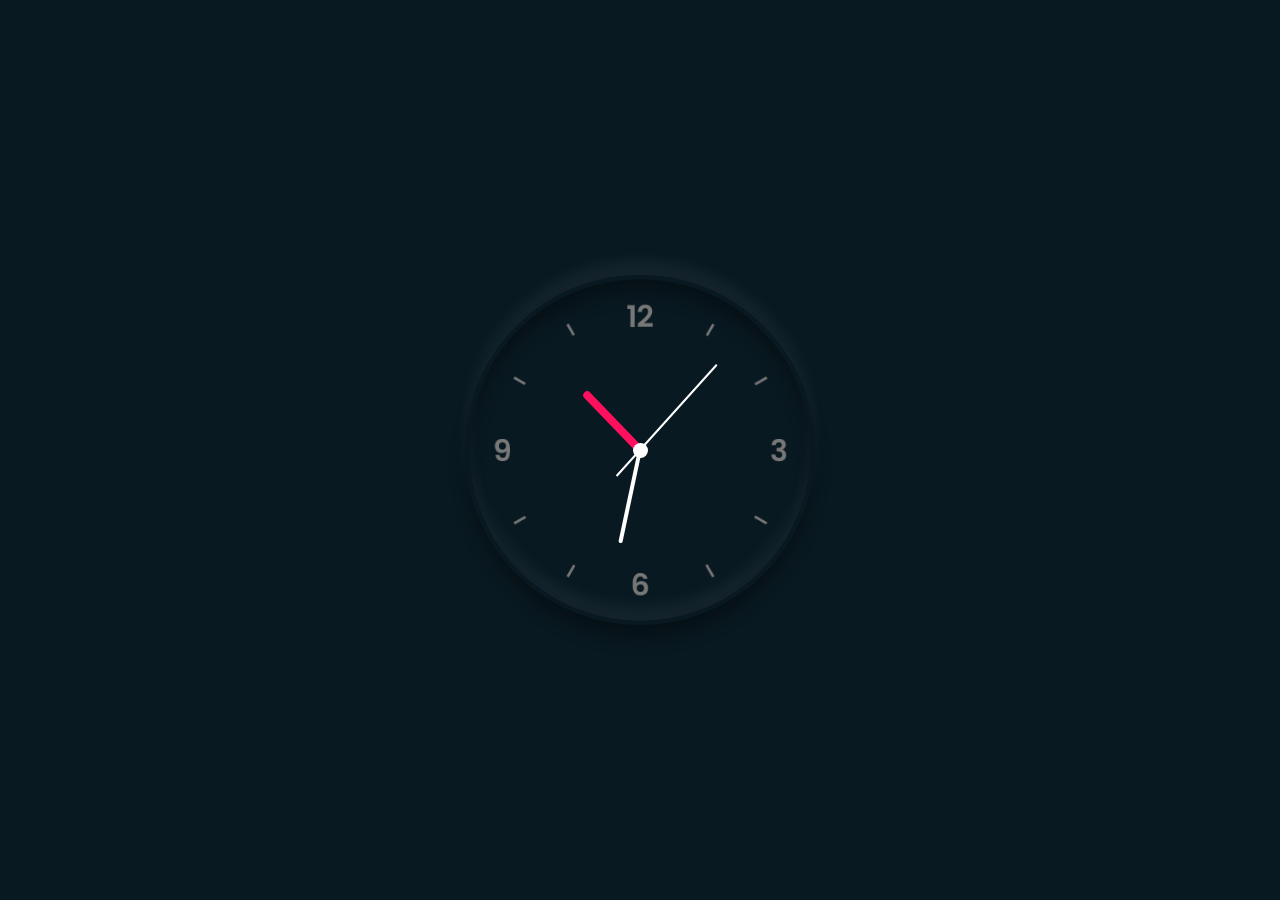
<file: index.html>
<!DOCTYPE html>
<html lang="en">
<head>
    <meta charset="UTF-8">
    <meta http-equiv="X-UA-Compatible" content="IE=edge">
    <meta name="viewport" content="width=device-width, initial-scale=1.0">
    <link rel="stylesheet" href="style5.css">
    <title>Clock</title>
</head>
<body>
    <div class="clock">
        <div class="hour">
            <div class="hr" id="hr"></div>
        </div>
        <div class="min">
            <div class="mn" id="mn"></div>
        </div>
        <div class="sec">
            <div class="sc" id="sc"></div>
        </div>
    </div>
    <script src="clock.js"></script>
</body>
</html>
</file>
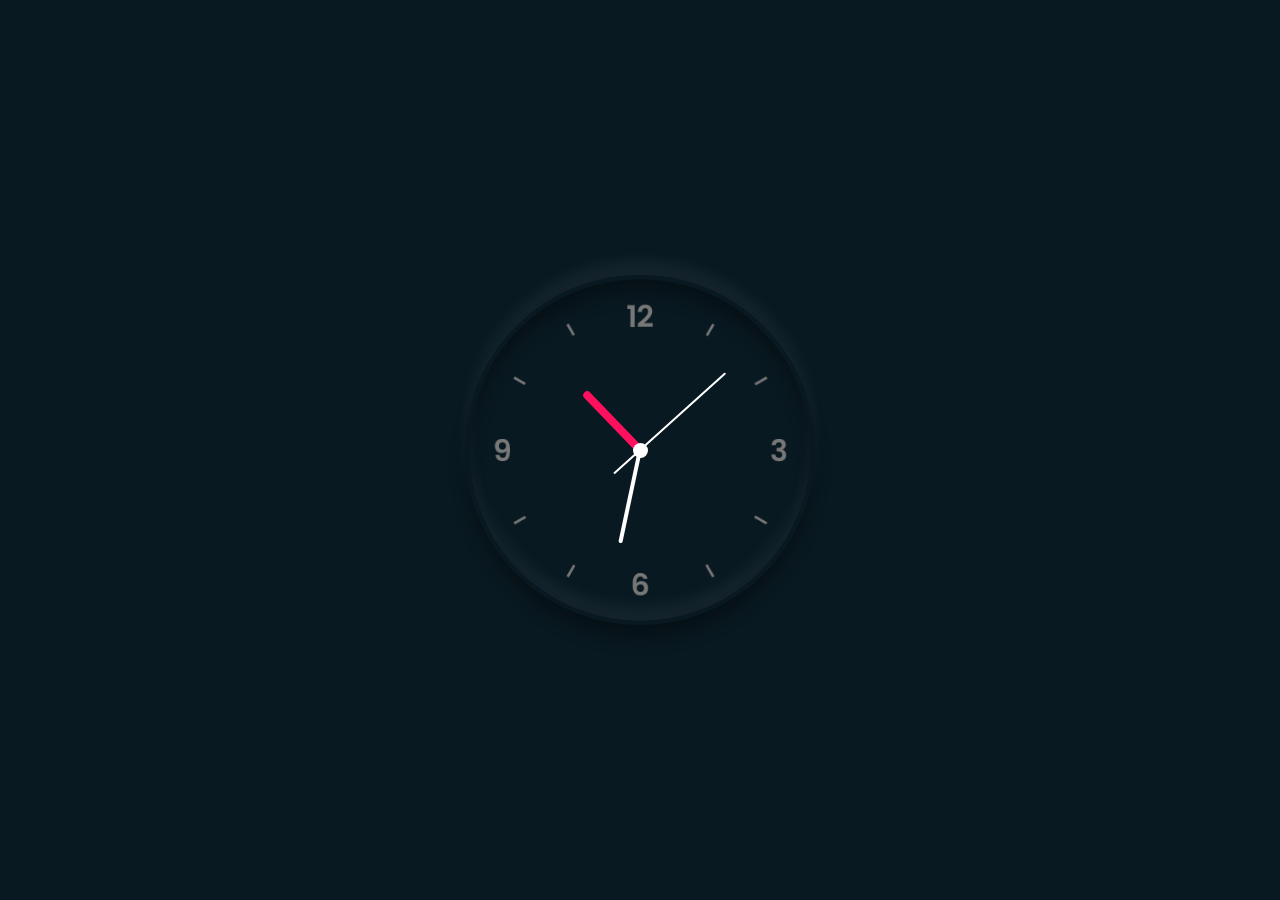
<file: Clock.html>
<!DOCTYPE html>
<html lang="en">
<head>
    <meta charset="UTF-8">
    <meta http-equiv="X-UA-Compatible" content="IE=edge">
    <meta name="viewport" content="width=device-width, initial-scale=1.0">
    <link rel="stylesheet" href="style5.css">
    <title>Clock</title>
</head>
<body>
    <div class="clock">
        <div class="hour">
            <div class="hr" id="hr"></div>
        </div>
        <div class="min">
            <div class="mn" id="mn"></div>
        </div>
        <div class="sec">
            <div class="sc" id="sc"></div>
        </div>
    </div>
    <script src="clock.js"></script>
</body>
</html>
</file>
<file: style5.css>
* {
    margin: 0;
    padding: 0;
    box-sizing: border-box;
}

body {
    display: flex;
    justify-content: center;
    align-items: center;
    min-height: 100vh;
    background: #091921;
}

.clock {
    width: 350px;
    height: 350px;
    display: flex;
    justify-content: center;
    align-items: center;
    background: url('clock.png');
    background-size: cover;
    border: 4px solid #091921;
    border-radius: 50%;
    box-shadow: 0 -15px 15px rgba(255,255,255,0.05),
    inset 0 -15px 15px rgba(255,255,255,0.05),
    0 15px 15px rgba(0,0,0,0.3),
    inset 0 15px 15px rgba(0,0,0,0.3);
}

.clock:before {
    content: '';
    position: absolute;
    width: 15px;
    height: 15px;
    background: #fff;
    border-radius: 50%;
    z-index: 10000;
}

.clock .hour, .clock .min, .clock .sec {
    position: absolute;
}

.clock .hour, .hr {
    width: 160px;
    height: 160px;
}

.clock .min, .mn {
    width: 190px;
    height: 190px;
}

.clock .sec, .sc {
    width: 230px;
    height: 230px;
}

.hr, .mn, .sc {
    display: flex;
    justify-content: center;
    /*align-items: center;*/
    position: absolute;
    border-radius: 50%;
}

.hr:before {
    content: '';
    position: absolute;
    width: 8px;
    height: 80px;
    background: #ff105e;
    z-index: 10;
    border-radius: 6px 6px 0 0;
}

.mn:before {
    content: '';
    position: absolute;
    width: 4px;
    height: 90px;
    background: #fff;
    z-index: 11;
    border-radius: 6px 6px 0 0;
}

.sc:before {
    content: '';
    position: absolute;
    width: 2px;
    height: 150px;
    background: #fff;
    z-index: 12;
    border-radius: 6px 6px 0 0;
}
</file>
